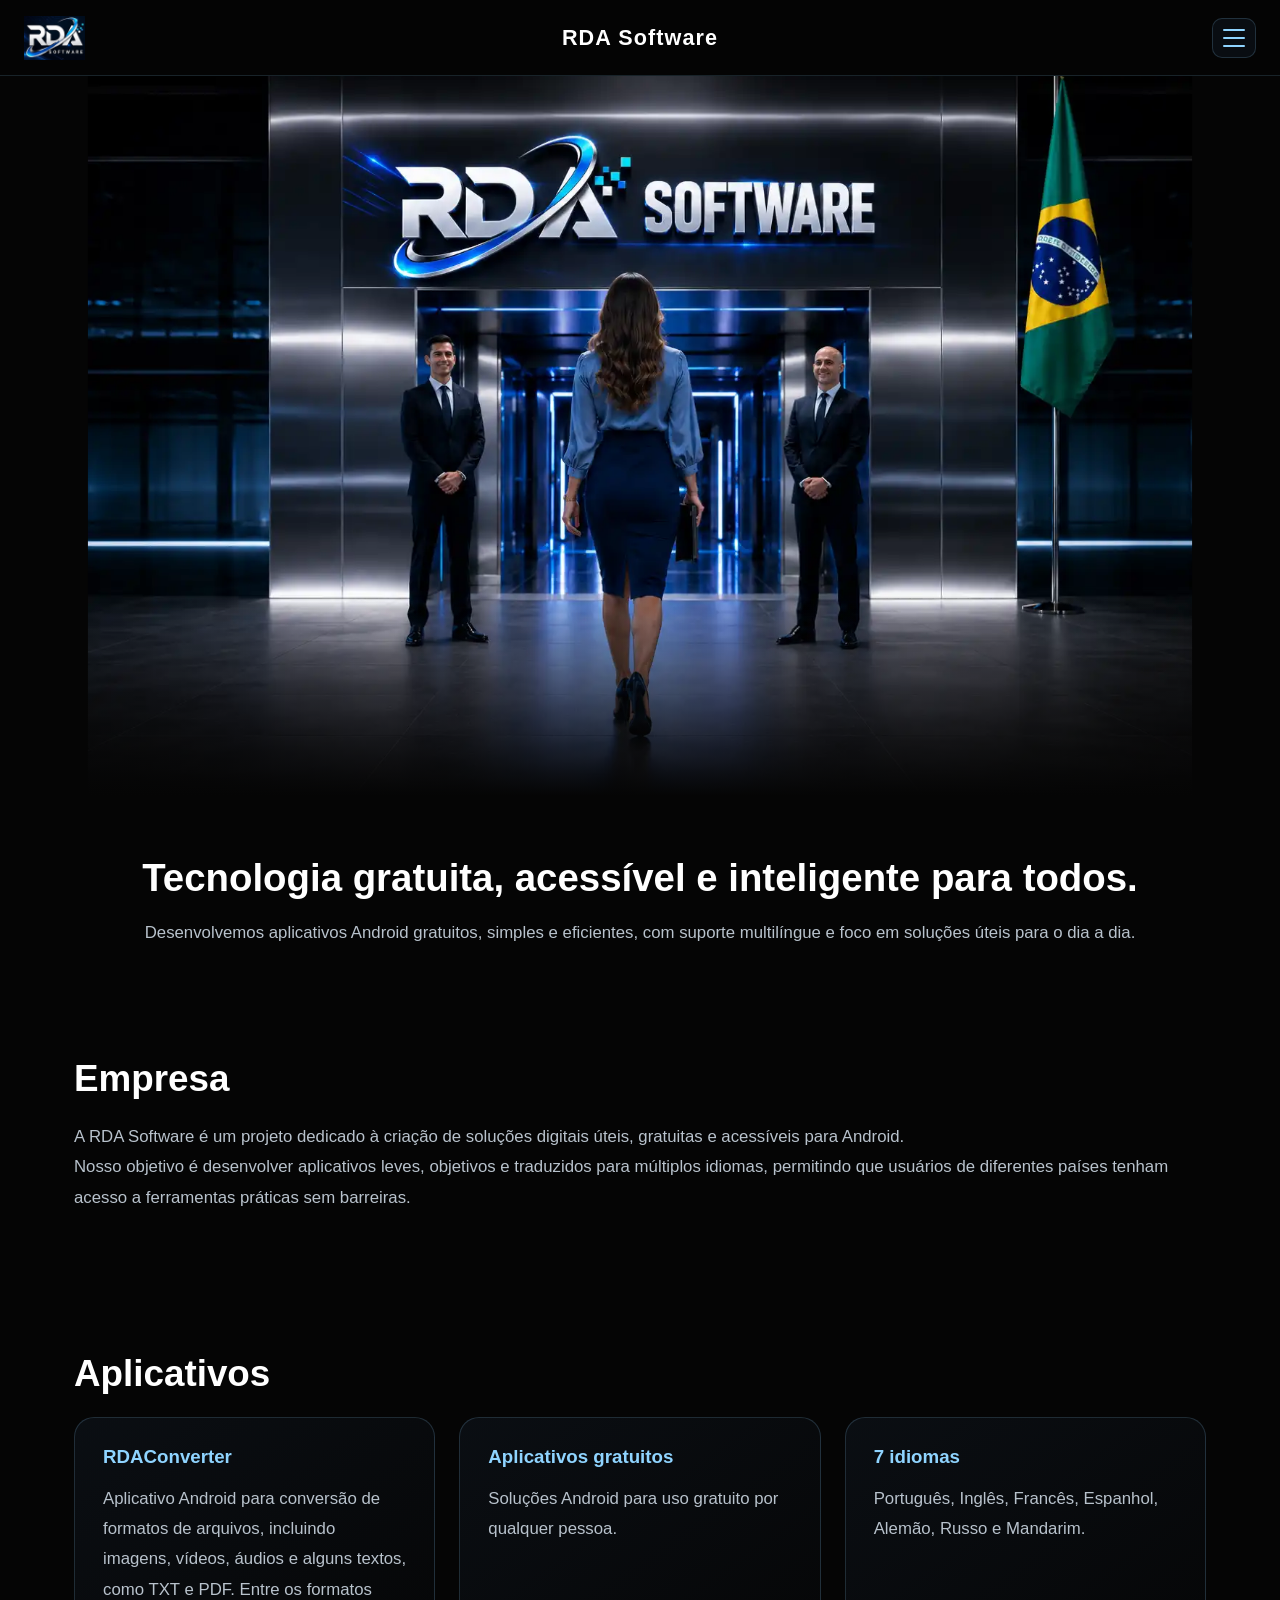
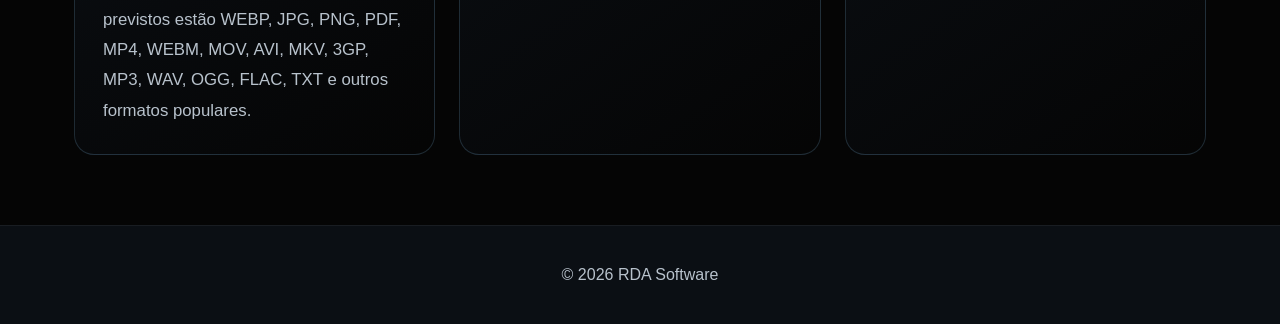
<file: index.html>
<!-- index.html -->

<!DOCTYPE html>
<html lang="pt-BR">
<head>
    <meta charset="UTF-8">
    <meta name="viewport" content="width=device-width, initial-scale=1.0">
    <title>RDA Software</title>
    <meta name="description" content="RDA Software - Tecnologia gratuita, acessível e inteligente para todos.">
    <link rel="stylesheet" href="assets/css/style.css?v=2">
</head>

<body>

<header class="topo">
    <a class="topo-logo-link" href="index.html" aria-label="Ir para a página inicial da RDA Software" data-i18n-aria="ariaHome">
        <img class="topo-logo" src="assets/img/logo/rdalogo.webp" alt="RDA Software">
    </a>

    <div class="topo-titulo">RDA Software</div>

    <button class="menu-botao" id="menuBotao" type="button" aria-label="Abrir menu" data-i18n-aria="ariaAbrirMenu">
        <span></span>
        <span></span>
        <span></span>
    </button>
</header>

<nav class="menu-lateral" id="menuLateral" aria-label="Menu principal">
    <a href="index.html" data-i18n="menuHome">Home</a>
    <a href="sobre.html" data-i18n="menuSobre">Sobre</a>
    <a href="contato.html" data-i18n="menuContato">Contato</a>

    <details>
        <summary data-i18n="menuIdioma">Idioma</summary>
        <button class="idioma-btn" type="button" data-lang="pt-BR">Português</button>
        <button class="idioma-btn" type="button" data-lang="en">English</button>
        <button class="idioma-btn" type="button" data-lang="fr">Français</button>
        <button class="idioma-btn" type="button" data-lang="es">Español</button>
        <button class="idioma-btn" type="button" data-lang="de">Deutsch</button>
        <button class="idioma-btn" type="button" data-lang="ru">Русский</button>
        <button class="idioma-btn" type="button" data-lang="zh-CN">中文</button>
    </details>
</nav>

<div class="menu-fundo" id="menuFundo"></div>

<main>
    <section class="hero-carrossel" aria-label="Banners da RDA Software">
        <div class="carrossel" id="carrosselRDA">
            <img class="carrossel-img ativa" src="assets/img/carrossel/banner-01.webp" alt="Banner RDA Software 1" loading="eager">
            <img class="carrossel-img" src="assets/img/carrossel/banner-02.webp" alt="Banner RDA Software 2" loading="lazy">
            <img class="carrossel-img" src="assets/img/carrossel/banner-03.webp" alt="Banner RDA Software 3" loading="lazy">
            <img class="carrossel-img" src="assets/img/carrossel/banner-04.webp" alt="Banner RDA Software 4" loading="lazy">
            <img class="carrossel-img" src="assets/img/carrossel/banner-05.webp" alt="Banner RDA Software 5" loading="lazy">
            <img class="carrossel-img" src="assets/img/carrossel/banner-06.webp" alt="Banner RDA Software 6" loading="lazy">
            <img class="carrossel-img" src="assets/img/carrossel/banner-07.webp" alt="Banner RDA Software 7" loading="lazy">
            <img class="carrossel-img" src="assets/img/carrossel/banner-08.webp" alt="Banner RDA Software 8" loading="lazy">
            <div class="carrossel-overlay"></div>
        </div>
    </section>

    <section class="hero-intro">
        <div class="container">
            <h1 data-i18n="heroTitulo">Tecnologia gratuita, acessível e inteligente para todos.</h1>
            <p data-i18n="heroSubtitulo">Desenvolvemos aplicativos Android gratuitos, simples e eficientes, com suporte multilíngue e foco em soluções úteis para o dia a dia.</p>
        </div>
    </section>

    <section class="secao">
        <h2 data-i18n="sobreTitulo">Empresa</h2>
        <p data-i18n="sobreTexto1">A RDA Software é um projeto dedicado à criação de soluções digitais úteis, gratuitas e acessíveis para Android.</p>
        <p data-i18n="sobreTexto2">Nosso objetivo é desenvolver aplicativos leves, objetivos e traduzidos para múltiplos idiomas, permitindo que usuários de diferentes países tenham acesso a ferramentas práticas sem barreiras.</p>
    </section>

    <section class="secao">
        <h2 data-i18n="menuApps">Aplicativos</h2>

        <div class="cards">
            <article class="card">
                <h3 data-i18n="app01">RDAConverter</h3>
                <p data-i18n="appRDAConverterTexto">Aplicativo Android para conversão de formatos de arquivos, incluindo imagens, vídeos, áudios e alguns textos, como TXT e PDF. Entre os formatos previstos estão WEBP, JPG, PNG, PDF, MP4, WEBM, MOV, AVI, MKV, 3GP, MP3, WAV, OGG, FLAC, TXT e outros formatos populares.</p>
            </article>

            <article class="card">
                <h3 data-i18n="cardGratisTitulo">Aplicativos gratuitos</h3>
                <p data-i18n="cardGratisTexto">Soluções Android para uso gratuito por qualquer pessoa.</p>
            </article>

            <article class="card">
                <h3 data-i18n="cardIdiomasTitulo">7 idiomas</h3>
                <p data-i18n="cardIdiomasTexto">Português, Inglês, Francês, Espanhol, Alemão, Russo e Mandarim.</p>
            </article>
        </div>
    </section>
</main>

<footer class="rodape">
    <p>© <span id="anoAtual"></span> RDA Software</p>
</footer>

<script src="assets/js/lang/pt-BR.js?v=2"></script>
<script src="assets/js/lang/en.js?v=2"></script>
<script src="assets/js/lang/fr.js?v=2"></script>
<script src="assets/js/lang/es.js?v=2"></script>
<script src="assets/js/lang/de.js?v=2"></script>
<script src="assets/js/lang/ru.js?v=2"></script>
<script src="assets/js/lang/zh-CN.js?v=2"></script>
<script src="assets/js/main.js?v=2"></script>
</body>
</html>
</file>
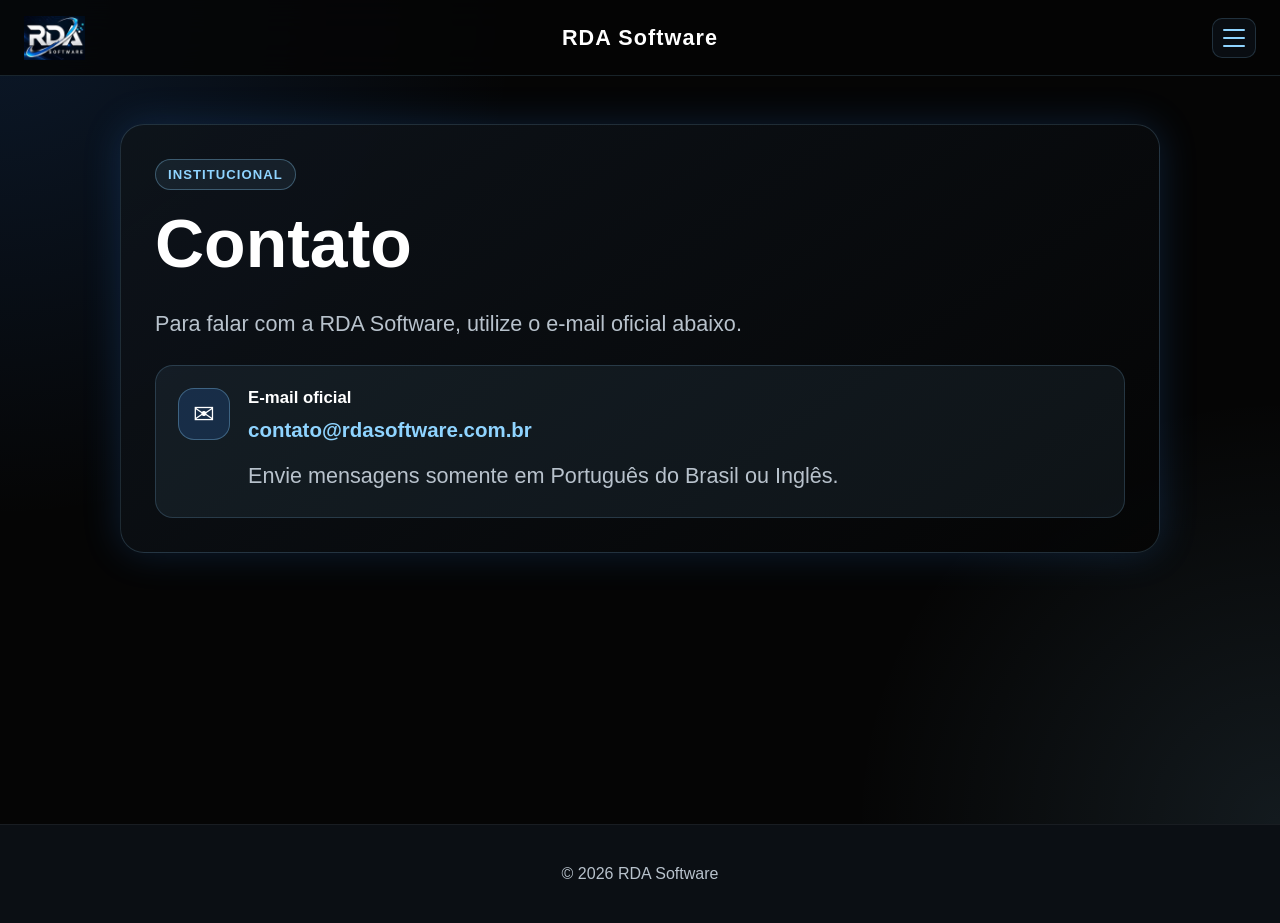
<file: contato.html>
<!-- contato.html -->

<!DOCTYPE html>
<html lang="pt-BR">
<head>
    <meta charset="UTF-8">
    <meta name="viewport" content="width=device-width, initial-scale=1.0">
    <title>Contato - RDA Software</title>
    <meta name="description" content="Contato oficial da RDA Software.">
    <link rel="stylesheet" href="assets/css/style.css?v=2">
</head>

<body>

<header class="topo">
    <a class="topo-logo-link" href="index.html" aria-label="Ir para a página inicial da RDA Software" data-i18n-aria="ariaHome">
        <img class="topo-logo" src="assets/img/logo/rdalogo.webp" alt="RDA Software">
    </a>

    <div class="topo-titulo">RDA Software</div>

    <button class="menu-botao" id="menuBotao" type="button" aria-label="Abrir menu" data-i18n-aria="ariaAbrirMenu">
        <span></span>
        <span></span>
        <span></span>
    </button>
</header>

<nav class="menu-lateral" id="menuLateral" aria-label="Menu principal">
    <a href="index.html" data-i18n="menuHome">Home</a>
    <a href="sobre.html" data-i18n="menuSobre">Sobre</a>
    <a href="contato.html" data-i18n="menuContato">Contato</a>

    <details>
        <summary data-i18n="menuIdioma">Idioma</summary>
        <button class="idioma-btn" type="button" data-lang="pt-BR">Português</button>
        <button class="idioma-btn" type="button" data-lang="en">English</button>
        <button class="idioma-btn" type="button" data-lang="fr">Français</button>
        <button class="idioma-btn" type="button" data-lang="es">Español</button>
        <button class="idioma-btn" type="button" data-lang="de">Deutsch</button>
        <button class="idioma-btn" type="button" data-lang="ru">Русский</button>
        <button class="idioma-btn" type="button" data-lang="zh-CN">中文</button>
    </details>
</nav>

<div class="menu-fundo" id="menuFundo"></div>

<main class="pagina-interna">
    <section class="sobre-hero">
        <div class="container">
            <div class="sobre-conteudo">
                <span class="etiqueta" data-i18n="sobreEtiqueta">Institucional</span>

                <h1 data-i18n="contatoTitulo">Contato</h1>

                <p data-i18n="contatoDescricao">Para falar com a RDA Software, utilize o e-mail oficial abaixo.</p>

                <div class="contato-card">
                    <div class="contato-icone" aria-hidden="true">✉</div>

                    <div class="contato-info">
                        <strong data-i18n="contatoEmailRotulo">E-mail oficial</strong>
                        <a class="contato-email" href="mailto:contato@rdasoftware.com.br">contato@rdasoftware.com.br</a>
                        <p class="contato-aviso" data-i18n="contatoAviso">Envie mensagens somente em Português do Brasil ou Inglês.</p>
                    </div>
                </div>
            </div>
        </div>
    </section>
</main>

<footer class="rodape">
    <p>© <span id="anoAtual"></span> RDA Software</p>
</footer>

<script src="assets/js/lang/pt-BR.js?v=2"></script>
<script src="assets/js/lang/en.js?v=2"></script>
<script src="assets/js/lang/fr.js?v=2"></script>
<script src="assets/js/lang/es.js?v=2"></script>
<script src="assets/js/lang/de.js?v=2"></script>
<script src="assets/js/lang/ru.js?v=2"></script>
<script src="assets/js/lang/zh-CN.js?v=2"></script>
<script src="assets/js/main.js?v=2"></script>
</body>
</html>
</file>
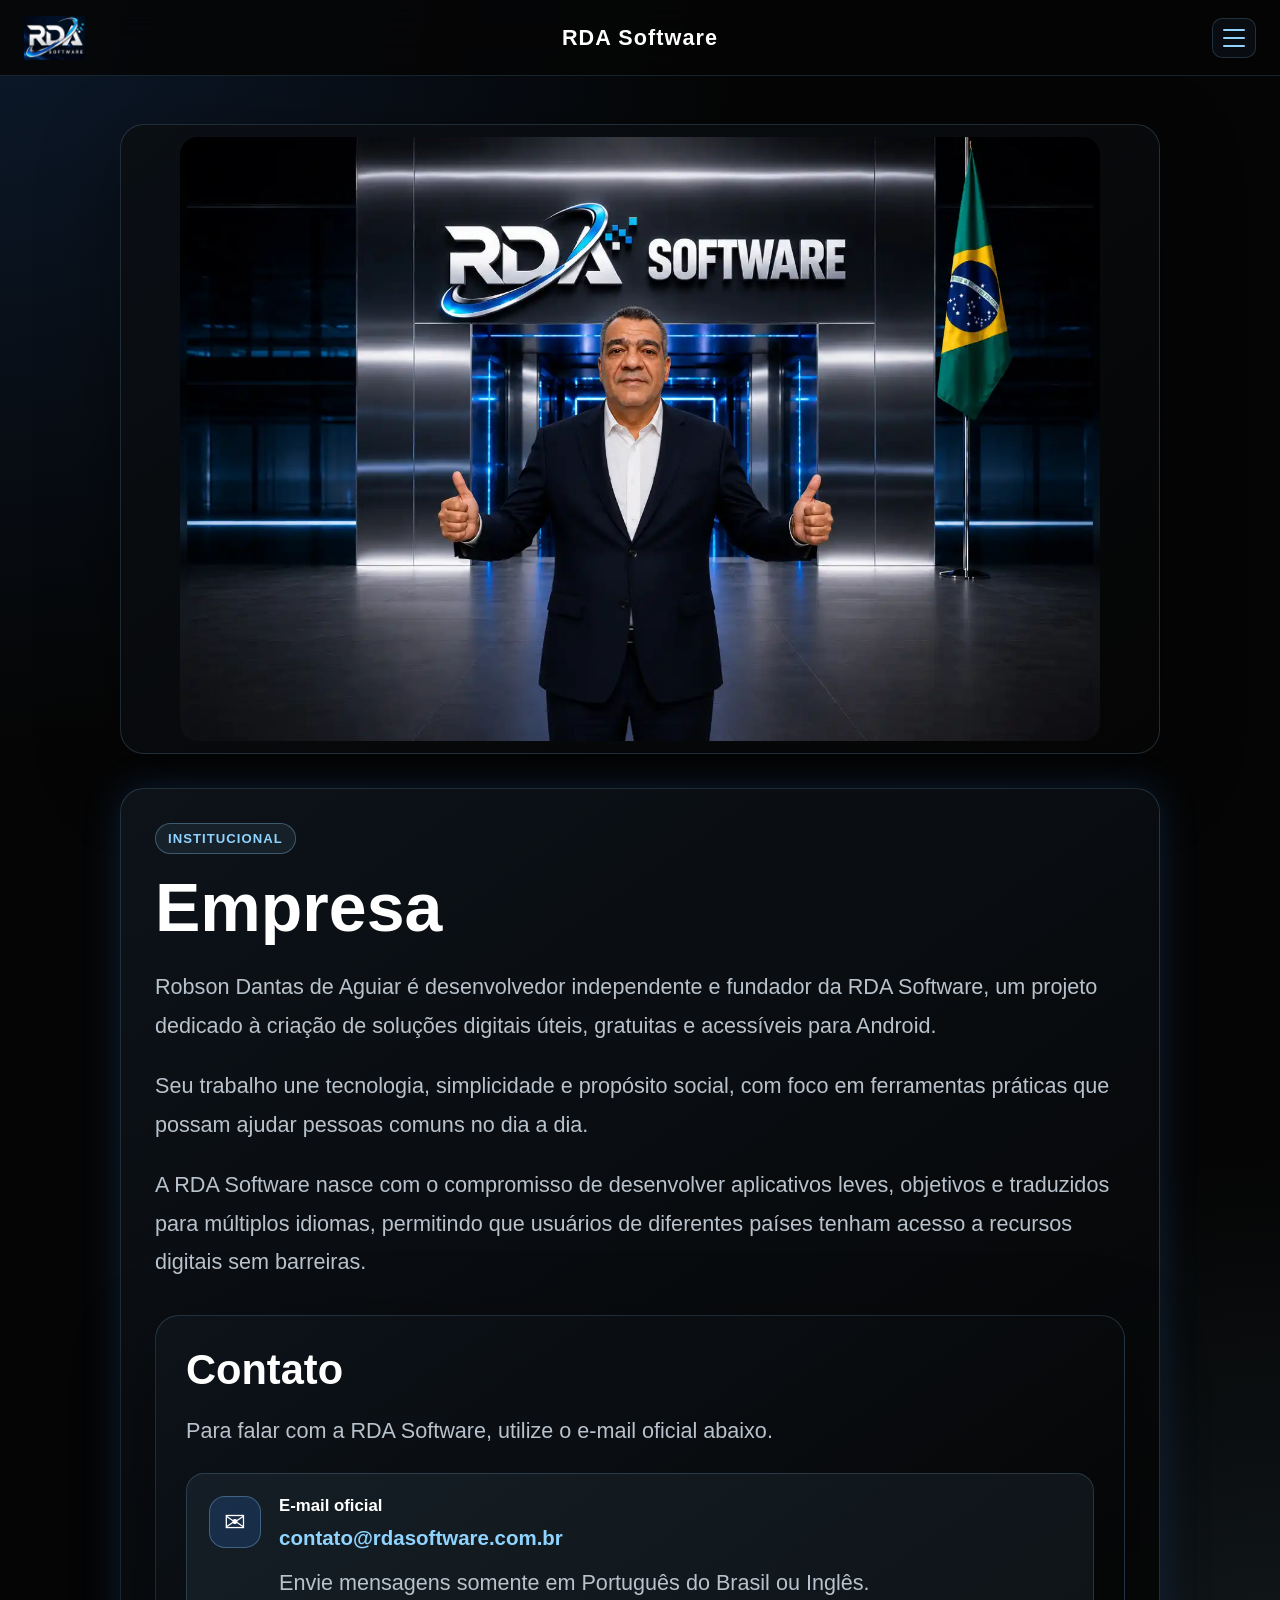
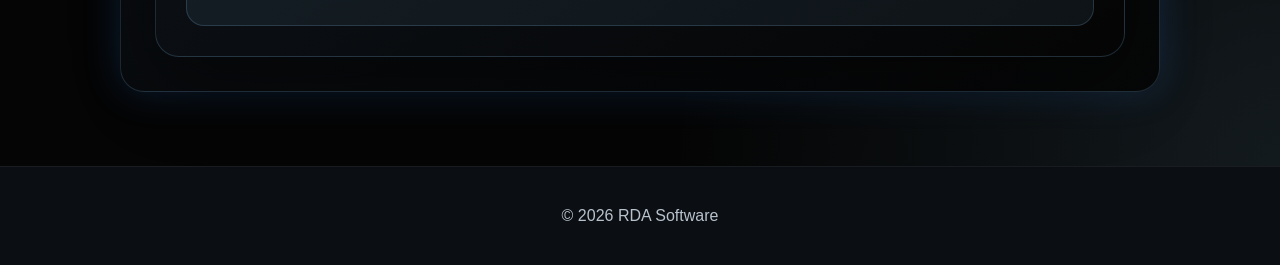
<file: sobre.html>
<!-- sobre.html -->

<!DOCTYPE html>
<html lang="pt-BR">
<head>
    <meta charset="UTF-8">
    <meta name="viewport" content="width=device-width, initial-scale=1.0">
    <title>Sobre - RDA Software</title>
    <meta name="description" content="Sobre a RDA Software, projeto de tecnologia criado por Robson Dantas de Aguiar.">
    <link rel="stylesheet" href="assets/css/style.css?v=2">
</head>

<body>

<header class="topo">
    <a class="topo-logo-link" href="index.html" aria-label="Ir para a página inicial da RDA Software" data-i18n-aria="ariaHome">
        <img class="topo-logo" src="assets/img/logo/rdalogo.webp" alt="RDA Software">
    </a>

    <div class="topo-titulo">RDA Software</div>

    <button class="menu-botao" id="menuBotao" type="button" aria-label="Abrir menu" data-i18n-aria="ariaAbrirMenu">
        <span></span>
        <span></span>
        <span></span>
    </button>
</header>

<nav class="menu-lateral" id="menuLateral" aria-label="Menu principal">
    <a href="index.html" data-i18n="menuHome">Home</a>
    <a href="sobre.html" data-i18n="menuSobre">Sobre</a>
    <a href="contato.html" data-i18n="menuContato">Contato</a>

    <details>
        <summary data-i18n="menuIdioma">Idioma</summary>
        <button class="idioma-btn" type="button" data-lang="pt-BR">Português</button>
        <button class="idioma-btn" type="button" data-lang="en">English</button>
        <button class="idioma-btn" type="button" data-lang="fr">Français</button>
        <button class="idioma-btn" type="button" data-lang="es">Español</button>
        <button class="idioma-btn" type="button" data-lang="de">Deutsch</button>
        <button class="idioma-btn" type="button" data-lang="ru">Русский</button>
        <button class="idioma-btn" type="button" data-lang="zh-CN">中文</button>
    </details>
</nav>

<div class="menu-fundo" id="menuFundo"></div>

<main class="pagina-interna">
    <section class="sobre-hero">
        <div class="container sobre-grid">

            <div class="sobre-foto-card">
                <img class="autor-foto" src="assets/img/autor/rda.webp" alt="Robson Dantas de Aguiar">
            </div>

            <div class="sobre-conteudo">
                <span class="etiqueta" data-i18n="sobreEtiqueta">Institucional</span>

                <h1 data-i18n="sobreTituloPagina">Empresa</h1>

                <p data-i18n="bioTexto1">Robson Dantas de Aguiar é desenvolvedor independente e fundador da RDA Software, um projeto dedicado à criação de soluções digitais úteis, gratuitas e acessíveis para Android.</p>

                <p data-i18n="bioTexto2">Seu trabalho une tecnologia, simplicidade e propósito social, com foco em ferramentas práticas que possam ajudar pessoas comuns no dia a dia.</p>

                <p data-i18n="bioTexto3">A RDA Software nasce com o compromisso de desenvolver aplicativos leves, objetivos e traduzidos para múltiplos idiomas, permitindo que usuários de diferentes países tenham acesso a recursos digitais sem barreiras.</p>

                <div class="contato-bloco">
                    <h2 data-i18n="contatoTitulo">Contato</h2>
                    <p data-i18n="contatoDescricao">Para falar com a RDA Software, utilize o e-mail oficial abaixo.</p>

                    <div class="contato-card">
                        <div class="contato-icone" aria-hidden="true">✉</div>

                        <div class="contato-info">
                            <strong data-i18n="contatoEmailRotulo">E-mail oficial</strong>
                            <a class="contato-email" href="mailto:contato@rdasoftware.com.br">contato@rdasoftware.com.br</a>
                            <p class="contato-aviso" data-i18n="contatoAviso">Envie mensagens somente em Português do Brasil ou Inglês.</p>
                        </div>
                    </div>
                </div>
            </div>

        </div>
    </section>
</main>

<footer class="rodape">
    <p>© <span id="anoAtual"></span> RDA Software</p>
</footer>

<script src="assets/js/lang/pt-BR.js?v=2"></script>
<script src="assets/js/lang/en.js?v=2"></script>
<script src="assets/js/lang/fr.js?v=2"></script>
<script src="assets/js/lang/es.js?v=2"></script>
<script src="assets/js/lang/de.js?v=2"></script>
<script src="assets/js/lang/ru.js?v=2"></script>
<script src="assets/js/lang/zh-CN.js?v=2"></script>
<script src="assets/js/main.js?v=2"></script>
</body>
</html>
</file>
<file: assets/css/style.css>
/* assets/css/style.css */

/* ===========================
   RESET
=========================== */

*{
    margin:0;
    padding:0;
    box-sizing:border-box;
}

html{
    scroll-behavior:smooth;
}

body{
    font-family:Arial,Helvetica,sans-serif;
    background:#050505;
    color:#FFFFFF;
    overflow-x:hidden;
}

/* ===========================
   VARIÁVEIS
=========================== */

:root{
    --background:#050505;
    --background-secondary:#0B0F14;
    --surface:#0E141B;
    --surface-soft:#111B25;

    --text:#FFFFFF;
    --text-secondary:#B8C2CC;
    --muted:#8B98A8;

    --primary:#2F80ED;
    --primary-hover:#56A8FF;
    --neon:#8FD4FF;

    --glass:rgba(143,212,255,.12);
    --border:rgba(143,212,255,.18);
    --border-strong:rgba(143,212,255,.32);

    --shadow-blue:0 0 38px rgba(47,128,237,.20);
    --shadow-card:0 24px 80px rgba(0,0,0,.42);

    --header-height:76px;
    --radius-lg:24px;
    --radius-md:18px;
}

/* ===========================
   HEADER
=========================== */

.topo{
    position:fixed;
    top:0;
    left:0;
    width:100%;
    height:var(--header-height);
    z-index:1000;
    background:rgba(5,5,5,.86);
    backdrop-filter:blur(18px);
    border-bottom:1px solid rgba(143,212,255,.15);
    display:flex;
    align-items:center;
    justify-content:center;
    padding:0 24px;
}

.topo-logo-link{
    position:absolute;
    left:24px;
    display:flex;
    align-items:center;
    text-decoration:none;
}

.topo-logo{
    display:block;
    height:44px;
    width:auto;
}

.topo-titulo{
    font-size:1.35rem;
    font-weight:700;
    letter-spacing:.05em;
    color:var(--text);
    white-space:nowrap;
}

/* ===========================
   MENU
=========================== */

.menu-botao{
    position:absolute;
    right:24px;
    width:44px;
    height:40px;
    background:rgba(11,15,20,.90);
    border:1px solid var(--border);
    border-radius:10px;
    display:flex;
    flex-direction:column;
    justify-content:center;
    gap:6px;
    padding:0 10px;
    cursor:pointer;
}

.menu-botao span{
    width:100%;
    height:2px;
    background:var(--neon);
    border-radius:999px;
}

.menu-lateral{
    position:fixed;
    top:0;
    right:-340px;
    width:320px;
    height:100vh;
    z-index:1200;
    background:rgba(5,5,5,.97);
    border-left:1px solid var(--border);
    backdrop-filter:blur(20px);
    transition:right .35s ease;
    overflow-y:auto;
    padding:95px 24px 30px;
}

.menu-lateral.aberto{
    right:0;
}

.menu-lateral a,
.menu-lateral summary,
.idioma-btn{
    display:block;
    width:100%;
    padding:13px 0;
    color:var(--text);
    text-decoration:none;
    background:none;
    border:none;
    text-align:left;
    cursor:pointer;
    font-size:1rem;
    border-bottom:1px solid rgba(255,255,255,.06);
}

.menu-lateral a:hover,
.menu-lateral summary:hover,
.idioma-btn:hover,
.idioma-btn.ativo{
    color:var(--neon);
}

.menu-fundo{
    position:fixed;
    inset:0;
    background:rgba(0,0,0,.65);
    z-index:1100;
    display:none;
}

.menu-fundo.aberto{
    display:block;
}

/* ===========================
   BASE
=========================== */

main{
    min-height:calc(100vh - var(--header-height));
}

.pagina-interna{
    padding-top:var(--header-height);
    background:
        radial-gradient(circle at top left, rgba(47,128,237,.16), transparent 34%),
        radial-gradient(circle at bottom right, rgba(143,212,255,.10), transparent 28%),
        var(--background);
}

.container{
    width:100%;
    max-width:1080px;
    margin:0 auto;
    padding-left:20px;
    padding-right:20px;
}

.secao{
    max-width:1180px;
    margin:auto;
    padding:70px 24px;
}

.secao h2{
    font-size:2.3rem;
    margin-bottom:22px;
}

.secao p{
    color:var(--text-secondary);
    line-height:1.8;
    font-size:1.05rem;
}

/* ===========================
   HOME / CARROSSEL
=========================== */

.hero-carrossel{
    width:100%;
    margin-top:var(--header-height);
    background:#050505;
}

.carrossel{
    position:relative;
    width:100%;
    aspect-ratio:16/9;
    background:#050505;
    overflow:hidden;
}

.carrossel-img{
    position:absolute;
    inset:0;
    width:100%;
    height:100%;
    object-fit:contain;
    object-position:center center;
    opacity:0;
    transform:scale(1);
    transition:opacity 2.4s ease, transform 10s linear;
    background:#050505;
}

.carrossel-img.ativa{
    opacity:1;
    transform:scale(1.03);
    z-index:1;
}

.carrossel-overlay{
    position:absolute;
    inset:0;
    pointer-events:none;
    background:linear-gradient(to bottom, transparent 72%, #050505 100%);
    z-index:2;
}

.hero-intro{
    padding:60px 24px 40px;
    text-align:center;
}

.hero-intro h1{
    font-size:clamp(1.7rem,3vw,2.7rem);
    margin-bottom:18px;
    font-weight:700;
}

.hero-intro p{
    font-size:1.05rem;
    color:var(--text-secondary);
    line-height:1.8;
}

/* ===========================
   PÁGINA SOBRE
=========================== */

.sobre-hero{
    padding:48px 0 74px;
}

.sobre-grid{
    display:grid;
    grid-template-columns:minmax(0,1fr);
    gap:34px;
    align-items:start;
}

.sobre-foto-card{
    width:100%;
    background:linear-gradient(145deg, rgba(11,15,20,.95), rgba(5,5,5,.95));
    border:1px solid var(--border);
    border-radius:var(--radius-lg);
    padding:12px;
    box-shadow:var(--shadow-card);
}

.autor-foto{
    display:block;
    width:100%;
    max-width:920px;
    height:auto;
    margin:0 auto;
    border-radius:18px;
    object-fit:contain;
    object-position:center;
}

.sobre-conteudo{
    background:linear-gradient(145deg, rgba(14,20,27,.94), rgba(5,5,5,.88));
    border:1px solid var(--border);
    border-radius:var(--radius-lg);
    padding:34px;
    box-shadow:var(--shadow-blue);
}

.etiqueta{
    display:inline-flex;
    align-items:center;
    justify-content:center;
    padding:7px 12px;
    margin-bottom:18px;
    border:1px solid var(--border-strong);
    border-radius:999px;
    color:var(--neon);
    background:rgba(143,212,255,.08);
    font-size:.82rem;
    font-weight:700;
    letter-spacing:.08em;
    text-transform:uppercase;
}

.sobre-conteudo h1{
    font-size:clamp(2.15rem,7vw,4.25rem);
    line-height:1.04;
    margin-bottom:26px;
}

.sobre-conteudo p{
    color:var(--text-secondary);
    font-size:clamp(1.08rem,2.8vw,1.35rem);
    line-height:1.78;
    margin-bottom:22px;
}

.sobre-conteudo p:last-child{
    margin-bottom:0;
}

/* ===========================
   CONTATO
=========================== */

.contato-bloco{
    margin-top:34px;
    background:linear-gradient(145deg, rgba(14,20,27,.96), rgba(5,5,5,.92));
    border:1px solid var(--border);
    border-radius:var(--radius-lg);
    padding:30px;
    box-shadow:var(--shadow-card);
}

.contato-bloco h2{
    font-size:clamp(1.7rem,4.5vw,2.6rem);
    margin-bottom:18px;
}

.contato-card{
    display:flex;
    gap:18px;
    align-items:flex-start;
    margin-top:22px;
    padding:22px;
    background:rgba(143,212,255,.07);
    border:1px solid var(--border);
    border-radius:var(--radius-md);
}

.contato-icone{
    flex:0 0 52px;
    width:52px;
    height:52px;
    display:flex;
    align-items:center;
    justify-content:center;
    border-radius:16px;
    background:rgba(47,128,237,.18);
    border:1px solid var(--border-strong);
    font-size:1.6rem;
}

.contato-info{
    min-width:0;
}

.contato-info strong{
    display:block;
    color:var(--text);
    font-size:1.05rem;
    margin-bottom:8px;
}

.contato-email{
    display:inline-block;
    color:var(--neon);
    font-size:clamp(1.02rem,4vw,1.28rem);
    font-weight:700;
    line-height:1.4;
    text-decoration:none;
    overflow-wrap:anywhere;
}

.contato-email:hover{
    color:var(--primary-hover);
}

.contato-aviso{
    margin-top:12px;
    color:var(--text-secondary);
    font-size:1rem;
    line-height:1.7;
}

/* ===========================
   CARDS
=========================== */

.cards{
    display:grid;
    grid-template-columns:repeat(3,1fr);
    gap:24px;
}

.card{
    background:linear-gradient(145deg, rgba(11,15,20,.95), rgba(5,5,5,.95));
    border:1px solid var(--border);
    border-radius:20px;
    padding:28px;
}

.card h3{
    color:var(--neon);
    margin-bottom:16px;
}

.card p{
    margin:0;
}

/* ===========================
   RODAPÉ
=========================== */

.rodape{
    text-align:center;
    padding:40px 24px;
    background:var(--background-secondary);
    color:var(--text-secondary);
    border-top:1px solid rgba(255,255,255,.06);
}

/* ===========================
   RESPONSIVO
=========================== */

@media (max-width:1024px){
    .cards{
        grid-template-columns:1fr;
    }
}

@media (max-width:768px){
    :root{
        --header-height:68px;
    }

    .topo{
        height:var(--header-height);
        padding:0 16px;
    }

    .topo-logo-link{
        left:16px;
    }

    .topo-logo{
        height:36px;
    }

    .topo-titulo{
        font-size:1rem;
        max-width:46vw;
        overflow:hidden;
        text-overflow:ellipsis;
    }

    .menu-botao{
        right:16px;
    }

    .sobre-hero{
        padding:34px 0 56px;
    }

    .sobre-conteudo{
        padding:24px;
    }

    .sobre-foto-card{
        padding:8px;
        border-radius:18px;
    }

    .autor-foto{
        border-radius:14px;
    }

    .contato-bloco{
        padding:24px;
    }

    .contato-card{
        padding:18px;
        gap:14px;
    }

    .contato-icone{
        flex-basis:46px;
        width:46px;
        height:46px;
        border-radius:14px;
        font-size:1.35rem;
    }

    .hero-intro{
        padding:48px 20px 30px;
    }
}

@media (max-width:480px){
    .topo-logo{
        height:32px;
    }

    .topo-titulo{
        font-size:.92rem;
    }

    .menu-lateral{
        width:86vw;
        right:-86vw;
    }

    .hero-intro h1{
        font-size:1.55rem;
    }

    .hero-intro p{
        font-size:.95rem;
    }

    .sobre-conteudo h1{
        font-size:2.25rem;
    }

    .sobre-conteudo p{
        font-size:1.08rem;
    }

    .contato-card{
        flex-direction:column;
    }
}
</file>
